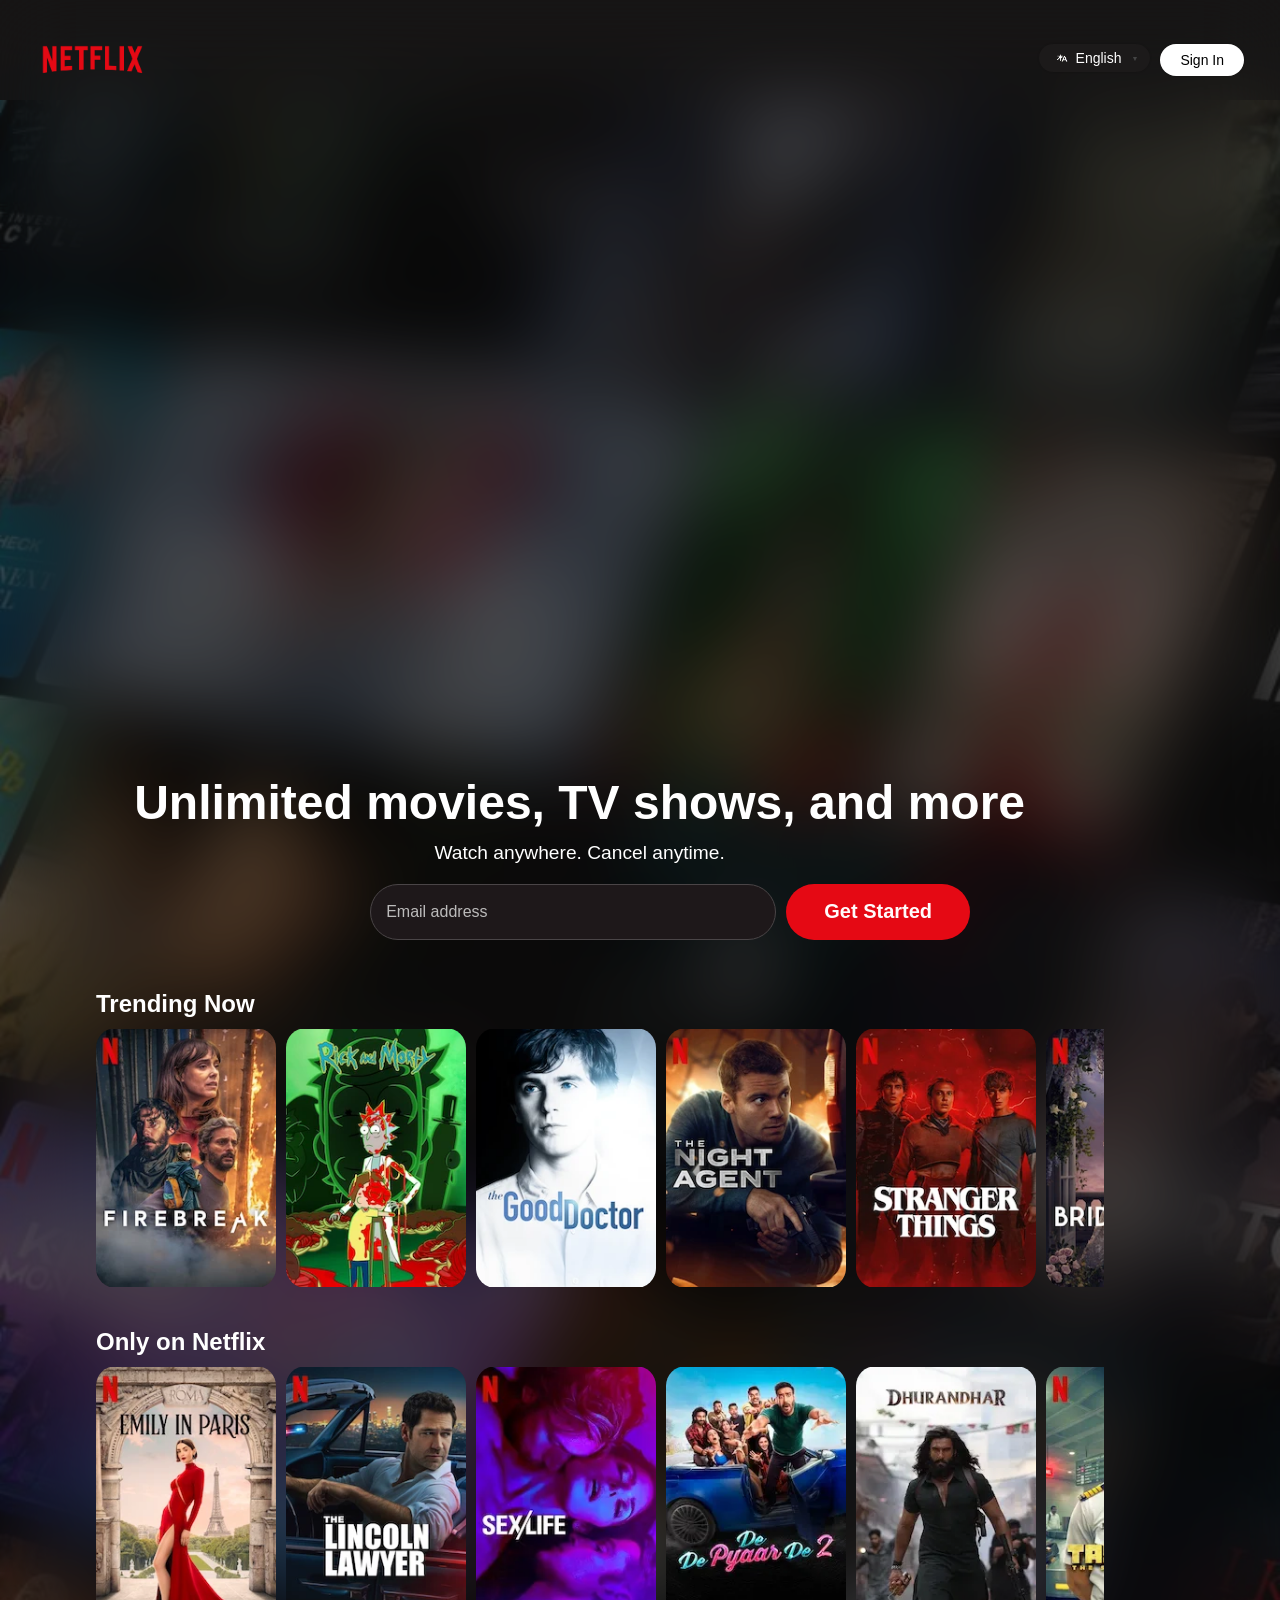
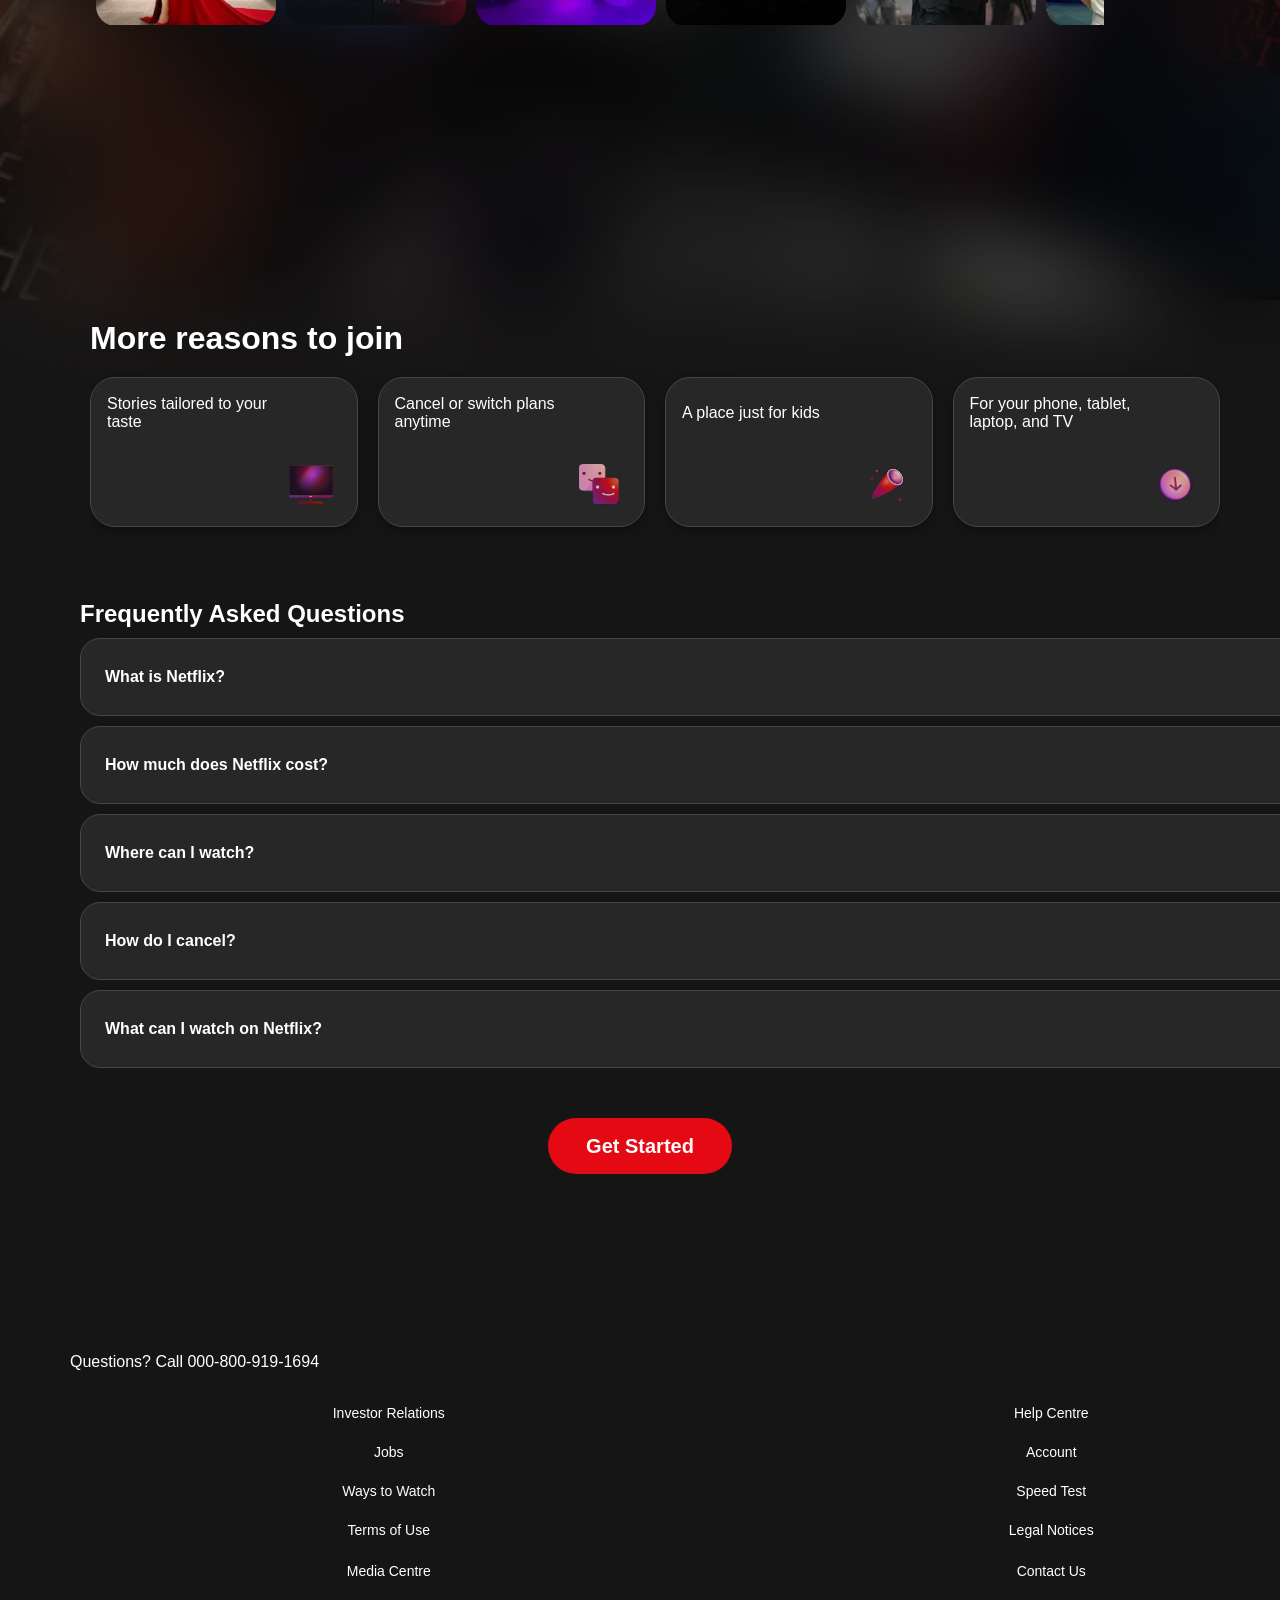
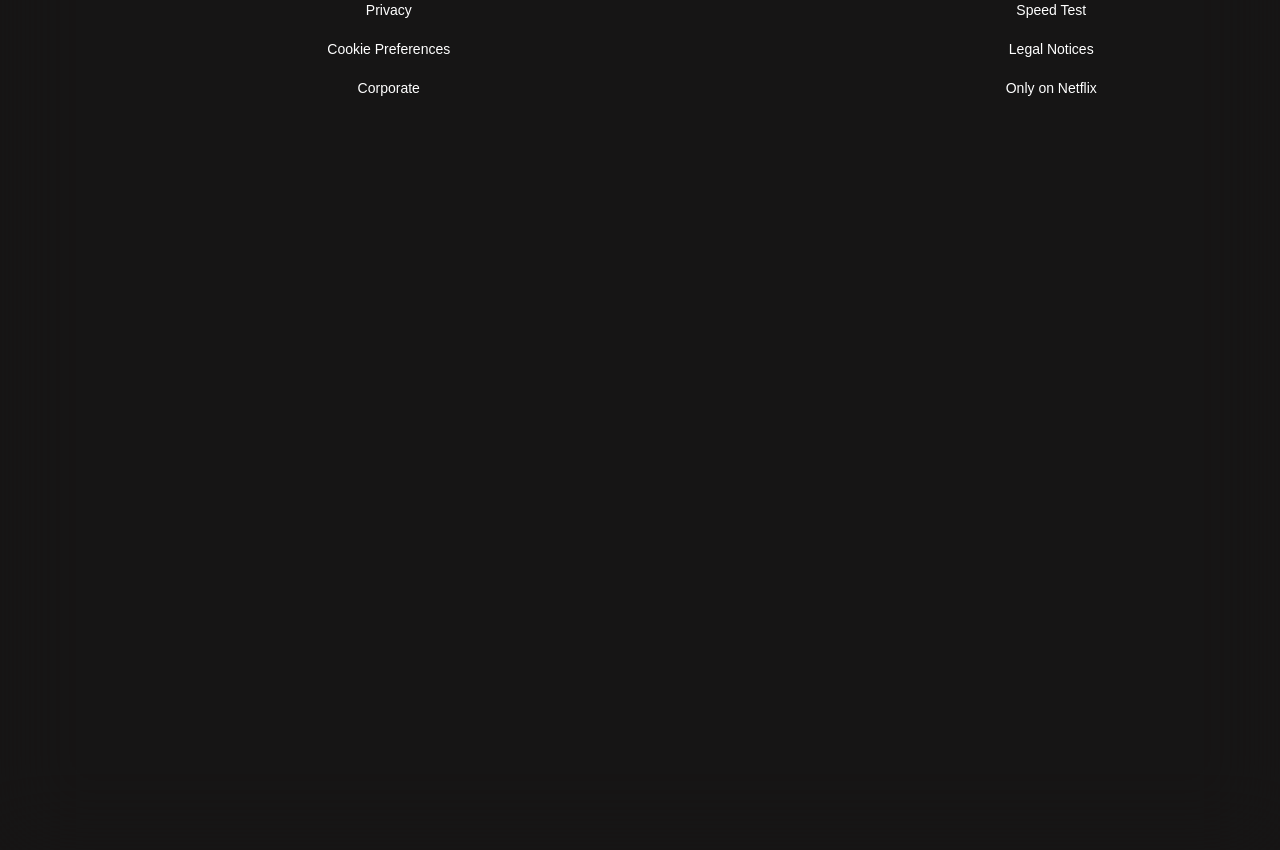
<file: index.html>
<!DOCTYPE html>
<html lang="en">
<head>
    <meta charset="UTF-8">
    <meta name="viewport" content="width=device-width, initial-scale=1.0">
    <link rel="stylesheet" href="n.1.css">
    <title>Netflix Header</title>
</head>
<body>
     <header>
        <div class="navbar">
            <div class="nav-logo">
                <div class="logo">                    
                </div>  
            </div>  

          <div class="button">
            <div class="language">
                <button class="language-button"><img src="images/la2-removebg-preview.png" alt="Logo" class="button-logo">English <span class="arrow">▼</span></button>
         </div>
              <div class="sign-in"><button class="sign-in-button">Sign In</button>
          </div> 
          </div>    
        </div>
     </header> 
     <div class="blur"></div> 
      <div class="hero-section"> 
         <div class="slider"></div>
         <div class="container">
            <div class="content">
                <h1>Unlimited movies, TV shows, and more</h1>
                <p>Watch anywhere. Cancel anytime.</p>

                <div class="subscription-form">
                    <input type="email" placeholder="Email address" id="email">
                    <button onclick="getStarted()">Get Started</button>  </div>
                    <div class="show">
                        <h2>Trending Now</h2>
                        <div class="trend">
                            <div class="movie-card" style="background-image: url('images/c1.webp');"></div>
                            <div class="movie-card" style="background-image: url('images/c2.webp');"></div>
                            <div class="movie-card" style="background-image: url('images/c3.webp');"></div>
                            <div class="movie-card" style="background-image: url('images/c4.webp');"></div>
                            <div class="movie-card" style="background-image: url('images/c5.webp');"></div>
                            <div class="movie-card" style="background-image: url('images/c6.webp');"></div>
                            <div class="movie-card" style="background-image: url('images/c7.webp');"></div>
                            <div class="movie-card" style="background-image: url('images/c8.webp');"></div>
                            
                        </div>
                    </div>
                    
                    <div class="show">
                        <h2>Only on Netflix</h2>
                        <div class="trend">
                            <div class="movie-card" style="background-image: url('images/c9.webp');"></div>
                            <div class="movie-card" style="background-image: url('images/c10.webp');"></div>
                            <div class="movie-card" style="background-image: url('images/c11.webp');"></div>
                            <div class="movie-card" style="background-image: url('images/c12.webp');"></div>
                            <div class="movie-card" style="background-image: url('images/c13.webp');"></div>
                            <div class="movie-card" style="background-image: url('images/c14.webp');"></div>
                            <div class="movie-card" style="background-image: url('images/c15.webp');"></div>
                            <div class="movie-card" style="background-image: url('images/c16.webp');"></div>
                        </div>
                    </div>

                    
                       
                    </div>

           </div>
        </div>
        <div class="reason">
            <div class="reasons-section">
                <h2>More reasons to join</h2>
                <div class="reasons-container">
                    <div class="reason-card">
                        <p>Stories tailored to your taste</p>
                        <span class="icon"><img src="images/tv.png" alt="Icon 1"></span>
                    </div>
                    <div class="reason-card">
                        <p>Cancel or switch plans anytime</p>
                        <span class="icon" ><img src="images/box.png" alt="Icon 2"></span>
                    </div>
                    <div class="reason-card">
                        <p>A place just for kids</p>
                        <span class="icon" ><img src="images/scop.png"></span>
                    </div>
                    <div class="reason-card">
                        <p>For your phone, tablet, laptop, and TV</p>
                        <span class="icon"><img src="images/d.png"></span>
                    </div>
                </div>
            </div>

        </div>
        <div class="faq-section">
             <h2>Frequently Asked Questions</h2>
            <div class="faq-item" onclick="toggleFAQ(this)">
                <div class="question">
                    <span>What is Netflix?</span>
                    <span class="icon">✕</span>
                </div>
                <div class="answer">
                    Netflix is a streaming service that offers a wide variety of award-winning TV shows, movies, anime, documentaries and more – on thousands of internet-connected devices.
                    <br><br>
                    You can watch as much as you want, whenever you want, without a single ad – all for one low monthly price. There's always something new to discover, and new TV shows and movies are added every week!
                </div>
            </div>
            <div class="faq-item" onclick="toggleFAQ(this)">
                <div class="question">
                    <span>How much does Netflix cost?</span>
                    <span class="icon">+</span>
                </div>
                <div class="answer">Watch Netflix on your smartphone, tablet, Smart TV, laptop, or streaming device, all for one fixed monthly fee. Plans range from ₹ 149 to ₹649 a
                    month. No extra costs, no contracts.</div>
            </div>
            <div class="faq-item" onclick="toggleFAQ(this)">
                <div class="question">
                    <span>Where can I watch?</span>
                    <span class="icon">+</span>
                </div>
                <div class="answer">Watch anywhere, anytime. Sign in with your Netflix account to watch instantly on the web at netflix.com from your personal computer or on any
                    internet-connected device that offers the Netflix app, including smart TVs, smartphones, tablets, streaming media players and game consoles.
                    
                    You can also download your favourite shows with the iOS or Android app. Use downloads to watch while you're on the go and without an internet
                    connection. Take Netflix with you anywhere.</div>
            </div>
            <div class="faq-item" onclick="toggleFAQ(this)">
                <div class="question">
                    <span>How do I cancel?</span>
                    <span class="icon">+</span>
                </div>
                <div class="answer">Netflix is flexible. There are no annoying contracts and no commitments. You can easily cancel your account online in two clicks. There are no
                    cancellation fees - start or stop your account anytime.</div>
            </div>
            <div class="faq-item" onclick="toggleFAQ(this)">
                <div class="question">
                    <span>What can I watch on Netflix?</span>
                    <span class="icon">+</span>
                </div>
                <div class="answer">Netflix has an extensive library of feature films, documentaries, TV shows, anime, award-winning Netflix originals, and more. Watch as much as
                    you want, anytime you want.</div>
            </div>
        </div>
        <div class="get-started">
            <button> Get Started </button>
        </div>
        <footer>
            <div class="questions">
                Questions? Call 000-800-919-1694
            </div>
        <div class="footer">
            <div class="footer-item"> 
                <a href="faq">Investor Relations</a>
                <a href="faq">Jobs</a>
                <a href="faq">Ways to Watch</a>
                <a href="faq">Terms of Use</a>
            </div>
            <div class="footer-item"> 
                <a href="faq">Help Centre</a>
                <a href="faq">Account</a>
                <a href="faq">Speed Test</a>
                <a href="faq">Legal Notices</a>
            </div>
            <div class="footer-item">
                <a href="faq">Media Centre</a>
                <a href="faq">Privacy</a>
                <a href="faq">Cookie Preferences</a> 
                <a href="faq">Corporate</a>
            </div>
            <div class="footer-item">
                <a href="faq">Contact Us</a>
                <a href="faq">Speed Test</a> 
                <a href="faq">Legal Notices</a> 
                <a href="faq">Only on Netflix</a>
            </div>
        </div>
    </footer>
    
        <script>
            function toggleFAQ(item) {
                const answer = item.querySelector(".answer");
                const icon = item.querySelector(".icon");
    
                if (item.classList.contains("active")) {
                    // Set closing transition speed
                    item.classList.add("closing");
                    
                    // Remove active class to close the answer
                    item.classList.remove("active");
                    icon.textContent = "+";
                    
                    // After the faster closing transition ends, remove the closing class
                    setTimeout(() => {
                        item.classList.remove("closing");
                    }, 200); // Match this to the closing transition duration
                } else {
                    // Close all other items
                    document.querySelectorAll(".faq-item").forEach(el => {
                        el.classList.remove("active");
                        el.classList.remove("closing");
                        el.querySelector(".icon").textContent = "+";
                    });
    
                    // Open the clicked item with slower transition
                    item.classList.add("active");
                    icon.textContent = "✕";
                }
            }
        </script>
        

</body>
</html>
</file>
<file: n.1.css>
* {
    padding: 0;
    margin: 0;
    border: 0;
    box-sizing: border-box;
    text-decoration: none;
    font-family: Segoe UI, Roboto, Ubuntu, sans-serif;
}

body {
    background-color: #1c1a1a;
    height: auto;
    height: 350vh;
}

/* Navbar styling */
.navbar {
    height: 120px;
    padding: 0px 36px;
    margin: 0;
    position: absolute;
    top: 0;
    left: 0;
    right: 0;
    z-index: 10; 
    display: flex;
    align-items: center;
    justify-content: space-between;
}

/* Logo and button styling */
.nav-logo {
    height: 40px;
    width: 250px;
}

.logo {
    background-image: url('images/logo.png');
    background-size: contain;
    background-repeat: no-repeat;
    height: 40px;
    width: 100%;
    border: 2px solid transparent;
}

.button {
    display: flex;
    align-content: center;
}

.sign-in {
    padding-left: 10px;
}

.sign-in-button {
    background-color: #ffffff;
    color: #000000;
    border: none;
    padding: 8px 20px;
    border-radius: 20px;
    font-size: 14px;
    font-weight: 500;
    cursor: pointer;
    box-shadow: 0px 0px 2px rgba(0, 0, 0, 0.2);
}

.sign-in-button:hover {
    background-color: #f2f2f2;
}

.language-button {
    background-color: #1c1a1a;
    color: #ffffff;
    border: none;
    padding: 6px 12px;
    border-radius: 20px;
    font-size: 14px;
    font-weight: 400;
    cursor: pointer;
    display: flex;
    align-items: center;
    gap: 6px;
    box-shadow: 0px 0px 2px rgba(0, 0, 0, 0.2);
}

.button-logo {
    height: 16px;
    width: auto;
    color: #ffffff;
}

.language-button .arrow {
    font-size: 7px;
    color: #444444;
    margin-left: 4px;
}

.language-button:hover {
    background-color: #444444;
}

/* Hero Section Styling */
.hero-section {
    background: url('images/bg1.jpeg') no-repeat center center/cover;
    height: 200vh;
    width:100%;
    margin-top: 100px;
    position: relative;
    color: white;
    overflow: hidden;
    animation: bgchange 25s infinite ease-in-out;
    background-size: cover;
    background-repeat: no-repeat;
    background-position: center;
}

@keyframes bgchange {
    0% {
        background-image: url('images/bg1.jpeg');
    }
    20% {
        background-image: url('images/bg2.jpg');
    }
    40% {
        background-image: url('images/bg3.jpg');
    }
    60% {
        background-image: url('images/bg1.jpeg');
    }
    80% {
        background-image: url('images/bg2.jpg');
    }
    100% {
        background-image: url('images/bg3.jpg');
    }
}

.slider {
    position: absolute;
    width: 100%;
    height: 100%;
    top: 0;
    left: 0;
    background-color: rgba(0, 0, 0, 0.3);
}

.blur {
    position: absolute;
    top: 0;
    left: 0;
    width: 100%;
    height: 450vh;
    background: rgba(15, 15, 15, 0.404);
    backdrop-filter: blur(40px);
    z-index: 1; 
}

/* Container Styling */
.container {
    position: relative; 
    height: 160VH;
    padding: 0px 36px;
    width:100%;
    display: flex;
    align-items: center;
    z-index: 2; 
   
}

/* Content Styling */
.content {
    position: relative;
    top: 400px;
    max-width: 90%;
    z-index: 3;
    padding: 20px;
    order: 1;
}

.content h1 {
    font-size: 3em;
    margin-bottom: 10px;
    line-height: 1.2;
    text-align: center;

}

.content p {
    font-size: 1.2em;
    margin-bottom: 20px;
    text-align: center;

}

.subscription-form {
    display: flex;
    margin-top: 20px;
    position: relative;
    gap: 10px;
    order: 2;
    margin-bottom: 50px;
    max-width: 600px;
    left: 30%;

}

.subscription-form input {
    height: 56px;
    width: 388px;
    padding: 15px;
    border: 1px solid rgb(74, 69, 71);
    border-radius: 30px;
    color: rgb(188, 187, 187);
    flex: 1;
    font-size: 1em;
    background-color: rgb(30, 24, 26);
}

input::placeholder {
    color: rgb(188, 187, 187);
}

.subscription-form button {
    height: 56px;
    width: 184px;
    padding: 15px 20px;
    padding-bottom: 15px;
    background-color: #e50914;
    color: rgb(255, 251, 251);
    border: none;
    border-radius: 30px;
    font-size: 20px;
    font-family: sans-serif;
    font-weight: 600;
    cursor: pointer;
    transition: background 0.3s ease;
}

.subscription-form button:hover {
    background-color: #ff0a16;
}
.show {
    margin-bottom: 30px;
    padding-right: 40px;
    padding-left: 40px;
    width: 110%;
    overflow: hidden;
    
 
}

h2 {
    font-size: 1.5em;
    margin-bottom: 10px;
}

.trend {
    display: flex;
    overflow-x: auto;
    gap: 10PX;
    padding-bottom: 10px;
    scrollbar-width: none; 
    width: 94%;
    /* For Firefox */
}

.trend::-webkit-scrollbar {
    display: none;
}

.movie-card {
    width: 180px;
    height: 260px;
    padding: 10.4px 6px 10.4px 8px;
    border: 1px solid transparent;
    border-radius: 20px;
    background-size: cover;
    background-repeat:no-repeat;
    background-position: center;
    position: relative;
    cursor: pointer;
    overflow: hidden;
    transition: transform 0.4s ease-in, box-shadow 0.3s ease;
    flex-grow: 0; 
    flex-shrink: 0;
    box-sizing: border-box;
}

.movie-card:hover {
    transform: scale(1.1);
    
   
}
/*reason*/
.reason {
    position: relative;
    color: #ffffff;
    display: flex;
    padding-left:70px;
    padding-right:40px;
    height: 300px;
    z-index: 5;
}

.reasons-section {  
   overflow: hidden;
    margin: 20px;
    height:300px;
}

.reasons-section h2 {
    font-size: 2em;
    margin-bottom: 20px;
}

.reasons-container {
    display: flex;
    justify-content: space-between;
    gap: 20px;
    
}

.reason-card {
    background-color: rgb(39,39,39);
    border-radius: 25px;
    width: 292px;
    height: 150px;
    border: 1px solid rgb(74, 69, 71);
    display: flex;
    justify-content: space-between;
    align-items: center;
    position: relative;
    box-shadow: 0 4px 8px rgba(0, 0, 0, 0.3);
    transition: transform 0.3s ease;
}

.reason-card:hover {
    transform: translateY(-5px);
}

.reason-card p {
    font-size: 1em;
    font-weight: 500;
    padding: 12px 16px 90px; 
    color: #ffffff;
}

.icon img {
    width: 70px; 
    padding-top:70px;
    padding-right:20px;
    height: 48;
    top:0%;
    opacity: 0.8;
}
.faq-section {
    width: 450px;
    position: relative;
    z-index: 5;
    padding-left:80px;
    padding-right:40px;
    color:#ffffff;
}
.faq-item {
    background-color:rgb(39,39,39);
    border: 1px solid rgb(74, 69, 71);
    width: 1250px;
    border-radius: 20px;
    margin: 10px 0;
    padding: 24px;
    cursor: pointer;
    display: flex;
    flex-direction: column;
    justify-content: space-between;
}
.faq-item .question {
    font-weight: bold;
    display: flex;
    justify-content: space-between;
    align-items: center;
}
.faq-item .icon {
    font-size: 24px;
    color: #888;
}
.faq-item .answer {
    max-height: 0;
    overflow: hidden;
    color: #ccc;
    transition: max-height 0.5s ease-in-out, padding 0.5s ease-in-out;
    padding-top: 0;
}
.faq-item.closing .answer {
    transition: max-height 0.3s ease-in, padding 0.3s ease-in;
}
.faq-item.active .answer {
    max-height: 500px; 
    padding-top: 20px;
}
.get-started{
    display: flex;
    position: relative;
    margin:50px;
    justify-content: center;
    z-index:5;
}
.get-started button {
    height: 56px;
    width: 184px;
    padding: 15px 20px;
    padding-bottom: 15px;
    background-color: #e50914;
    color: rgb(255, 251, 251);
    border: none;
    border-radius: 30px;
    font-size: 20px;
    font-family: sans-serif;
    font-weight: 600;
    cursor: pointer;
    transition: background 0.3s ease;
}

.get-started button:hover {
    background-color: #ff0a16;
}

footer {
    color: white;
    max-width: 60vw;
    margin: 70px;
    padding: 60px;
    position: relative;
    z-index: 5;
}
footer .questions {
    padding: 34px 0;
}
.footer {
    display: grid;
    grid-template-columns: 1fr 1fr 1fr 1fr;
    width:1300px;
    color: white;
}
@media screen and (max-width: 1300px) {
    nav{
        max-width: 90vw;
    }
    .first {
        flex-wrap: wrap;
    }
    .secImg img {
        width: 305px;
    }
    .secImg video {
        width: 305px;
    }
    .hero> :nth-child(1) {
        font-size: 32px;
    }
    .hero> :nth-child(2) {
        font-size: 18px;
    }
    .hero> :nth-child(3) {
        font-size: 18px;
    }
    .hero-buttons {
        display: flex;
        flex-direction: column;
        align-items: center;
        justify-content: center;
        gap: 16px;
    }
    .faq h2 {
        text-align: center;
        font-size: 32px;
    }
    footer {
        max-width: 90vw;
        padding: 75px 0;
    }
    .footer-item{
        align-items: center;
    }
 
}
@media screen and (max-width: 1300px) {
    .footer {
        display: grid;
        grid-template-columns: 1fr 1fr;
        gap: 25px;
    }
}
.footer a {
    font-size: 14px;
    color: white;
}
.footer-item {
    display: flex;
    flex-direction: column;
    justify-content: space-around;
    gap: 23px;

}
</file>
